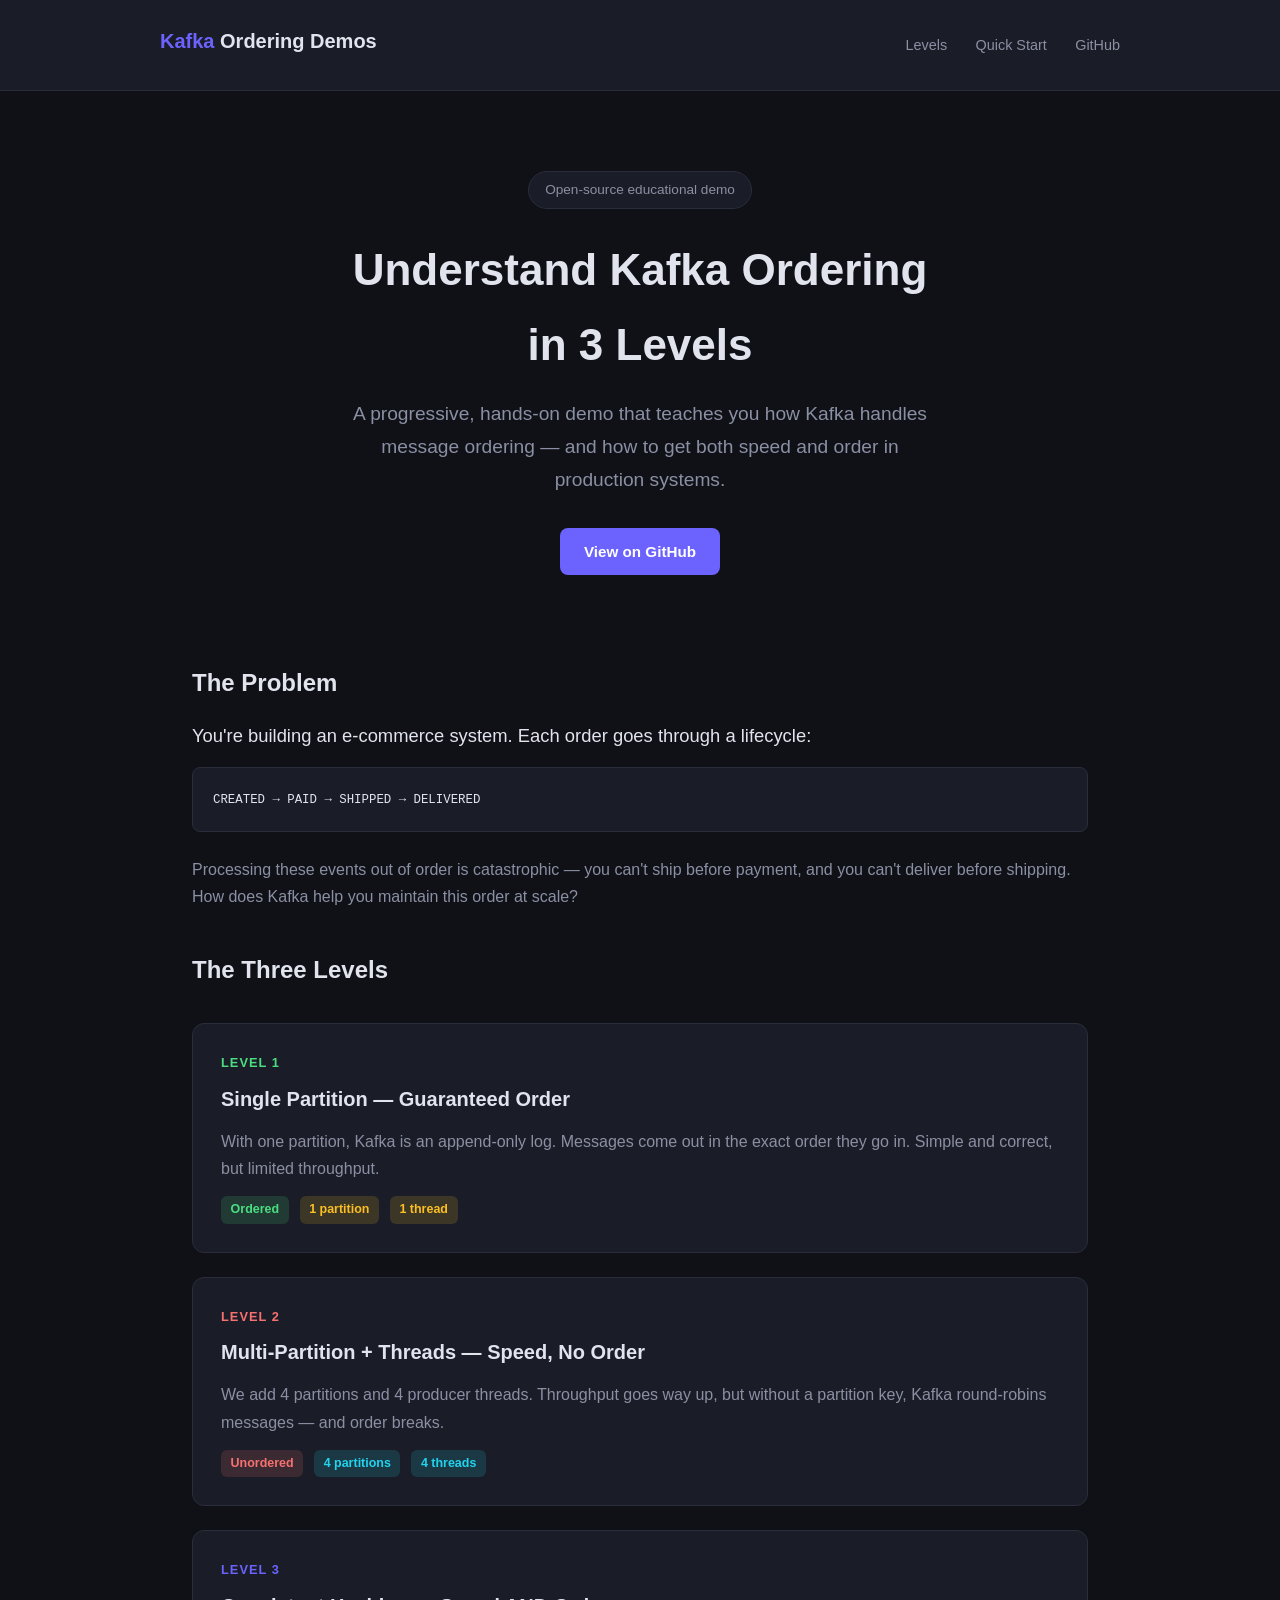
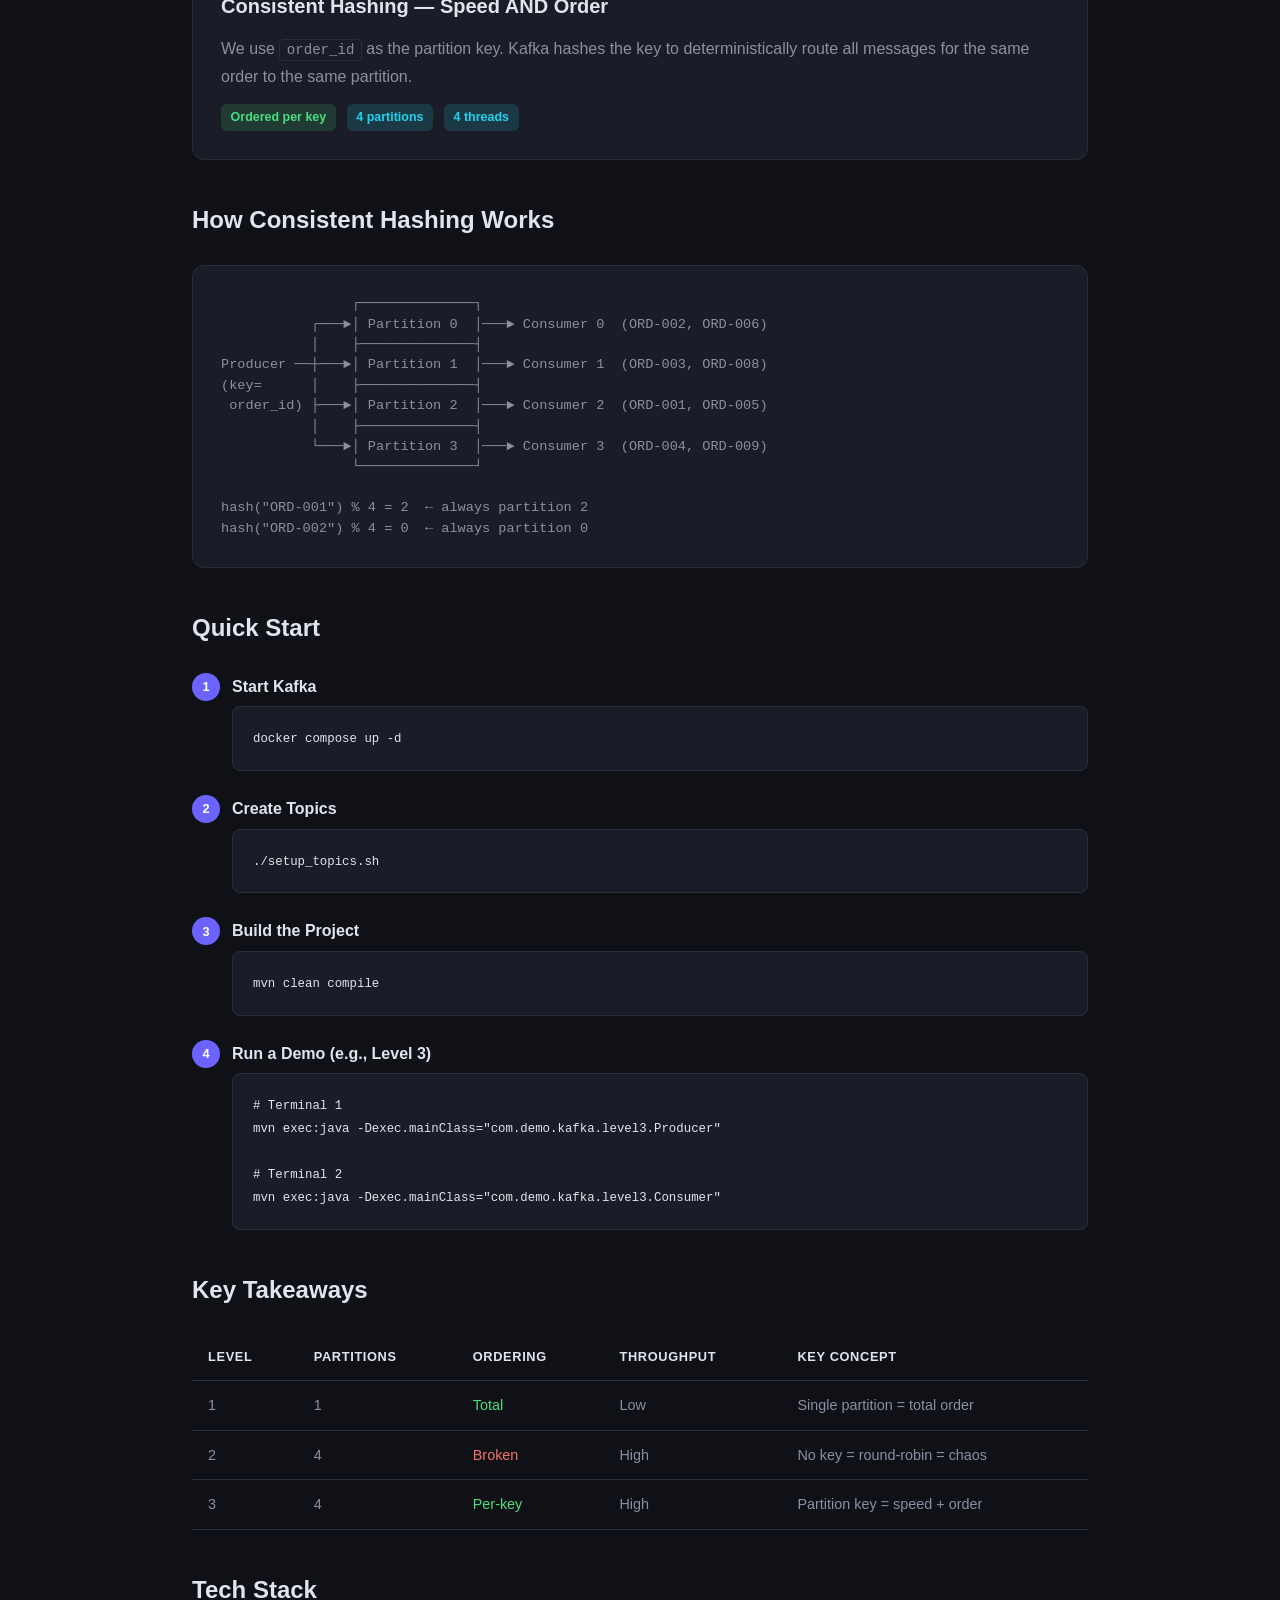
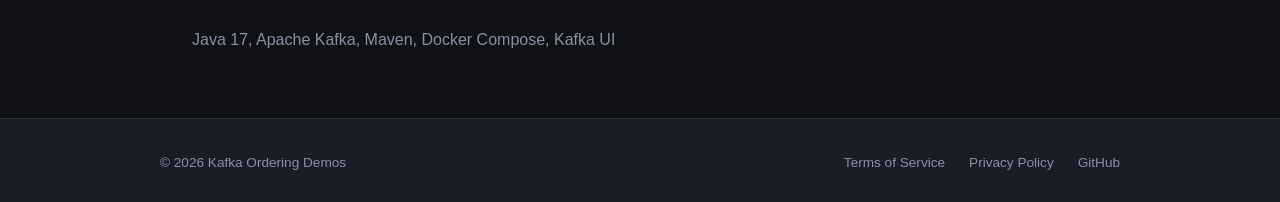
<file: docs/index.html>
<!DOCTYPE html>
<html lang="en">
<head>
  <meta charset="UTF-8">
  <meta name="viewport" content="width=device-width, initial-scale=1.0">
  <title>Kafka Ordering Demos</title>
  <link rel="stylesheet" href="style.css">
</head>
<body>

<header>
  <div class="container">
    <h1><span>Kafka</span> Ordering Demos</h1>
    <nav>
      <a href="#levels">Levels</a>
      <a href="#quickstart">Quick Start</a>
      <a href="https://github.com/chrislevn/kafka-demos">GitHub</a>
    </nav>
  </div>
</header>

<main>
  <div class="hero">
    <div class="badge">Open-source educational demo</div>
    <h1>Understand Kafka Ordering<br>in 3 Levels</h1>
    <p>A progressive, hands-on demo that teaches you how Kafka handles message ordering — and how to get both speed and order in production systems.</p>
    <a href="https://github.com/chrislevn/kafka-demos" class="btn">View on GitHub</a>
  </div>

  <h2>The Problem</h2>
  <p>You're building an e-commerce system. Each order goes through a lifecycle:</p>
  <pre><code>CREATED → PAID → SHIPPED → DELIVERED</code></pre>
  <p>Processing these events out of order is catastrophic — you can't ship before payment, and you can't deliver before shipping. How does Kafka help you maintain this order at scale?</p>

  <h2 id="levels">The Three Levels</h2>

  <div class="levels">
    <div class="level-card">
      <div class="level-number" style="color: var(--green);">Level 1</div>
      <h3>Single Partition — Guaranteed Order</h3>
      <p>With one partition, Kafka is an append-only log. Messages come out in the exact order they go in. Simple and correct, but limited throughput.</p>
      <span class="tag tag-green">Ordered</span>
      <span class="tag tag-yellow">1 partition</span>
      <span class="tag tag-yellow">1 thread</span>
    </div>

    <div class="level-card">
      <div class="level-number" style="color: var(--red);">Level 2</div>
      <h3>Multi-Partition + Threads — Speed, No Order</h3>
      <p>We add 4 partitions and 4 producer threads. Throughput goes way up, but without a partition key, Kafka round-robins messages — and order breaks.</p>
      <span class="tag tag-red">Unordered</span>
      <span class="tag tag-cyan">4 partitions</span>
      <span class="tag tag-cyan">4 threads</span>
    </div>

    <div class="level-card">
      <div class="level-number" style="color: var(--accent);">Level 3</div>
      <h3>Consistent Hashing — Speed AND Order</h3>
      <p>We use <code>order_id</code> as the partition key. Kafka hashes the key to deterministically route all messages for the same order to the same partition.</p>
      <span class="tag tag-green">Ordered per key</span>
      <span class="tag tag-cyan">4 partitions</span>
      <span class="tag tag-cyan">4 threads</span>
    </div>
  </div>

  <h2>How Consistent Hashing Works</h2>
  <div class="diagram">                ┌──────────────┐
           ┌───►│ Partition 0  │───► Consumer 0  (ORD-002, ORD-006)
           │    ├──────────────┤
Producer ──┼───►│ Partition 1  │───► Consumer 1  (ORD-003, ORD-008)
(key=      │    ├──────────────┤
 order_id) ├───►│ Partition 2  │───► Consumer 2  (ORD-001, ORD-005)
           │    ├──────────────┤
           └───►│ Partition 3  │───► Consumer 3  (ORD-004, ORD-009)
                └──────────────┘

hash("ORD-001") % 4 = 2  ← always partition 2
hash("ORD-002") % 4 = 0  ← always partition 0</div>

  <h2 id="quickstart">Quick Start</h2>
  <ol class="steps">
    <li>
      <strong>Start Kafka</strong>
      <pre><code>docker compose up -d</code></pre>
    </li>
    <li>
      <strong>Create Topics</strong>
      <pre><code>./setup_topics.sh</code></pre>
    </li>
    <li>
      <strong>Build the Project</strong>
      <pre><code>mvn clean compile</code></pre>
    </li>
    <li>
      <strong>Run a Demo (e.g., Level 3)</strong>
      <pre><code># Terminal 1
mvn exec:java -Dexec.mainClass="com.demo.kafka.level3.Producer"

# Terminal 2
mvn exec:java -Dexec.mainClass="com.demo.kafka.level3.Consumer"</code></pre>
    </li>
  </ol>

  <h2>Key Takeaways</h2>
  <table>
    <thead>
      <tr>
        <th>Level</th>
        <th>Partitions</th>
        <th>Ordering</th>
        <th>Throughput</th>
        <th>Key Concept</th>
      </tr>
    </thead>
    <tbody>
      <tr>
        <td>1</td>
        <td>1</td>
        <td style="color: var(--green);">Total</td>
        <td>Low</td>
        <td>Single partition = total order</td>
      </tr>
      <tr>
        <td>2</td>
        <td>4</td>
        <td style="color: var(--red);">Broken</td>
        <td>High</td>
        <td>No key = round-robin = chaos</td>
      </tr>
      <tr>
        <td>3</td>
        <td>4</td>
        <td style="color: var(--green);">Per-key</td>
        <td>High</td>
        <td>Partition key = speed + order</td>
      </tr>
    </tbody>
  </table>

  <h2>Tech Stack</h2>
  <p>Java 17, Apache Kafka, Maven, Docker Compose, Kafka UI</p>
</main>

<footer>
  <div class="container">
    <span class="copyright">&copy; 2026 Kafka Ordering Demos</span>
    <nav>
      <a href="terms.html">Terms of Service</a>
      <a href="privacy.html">Privacy Policy</a>
      <a href="https://github.com/chrislevn/kafka-demos">GitHub</a>
    </nav>
  </div>
</footer>

</body>
</html>
</file>
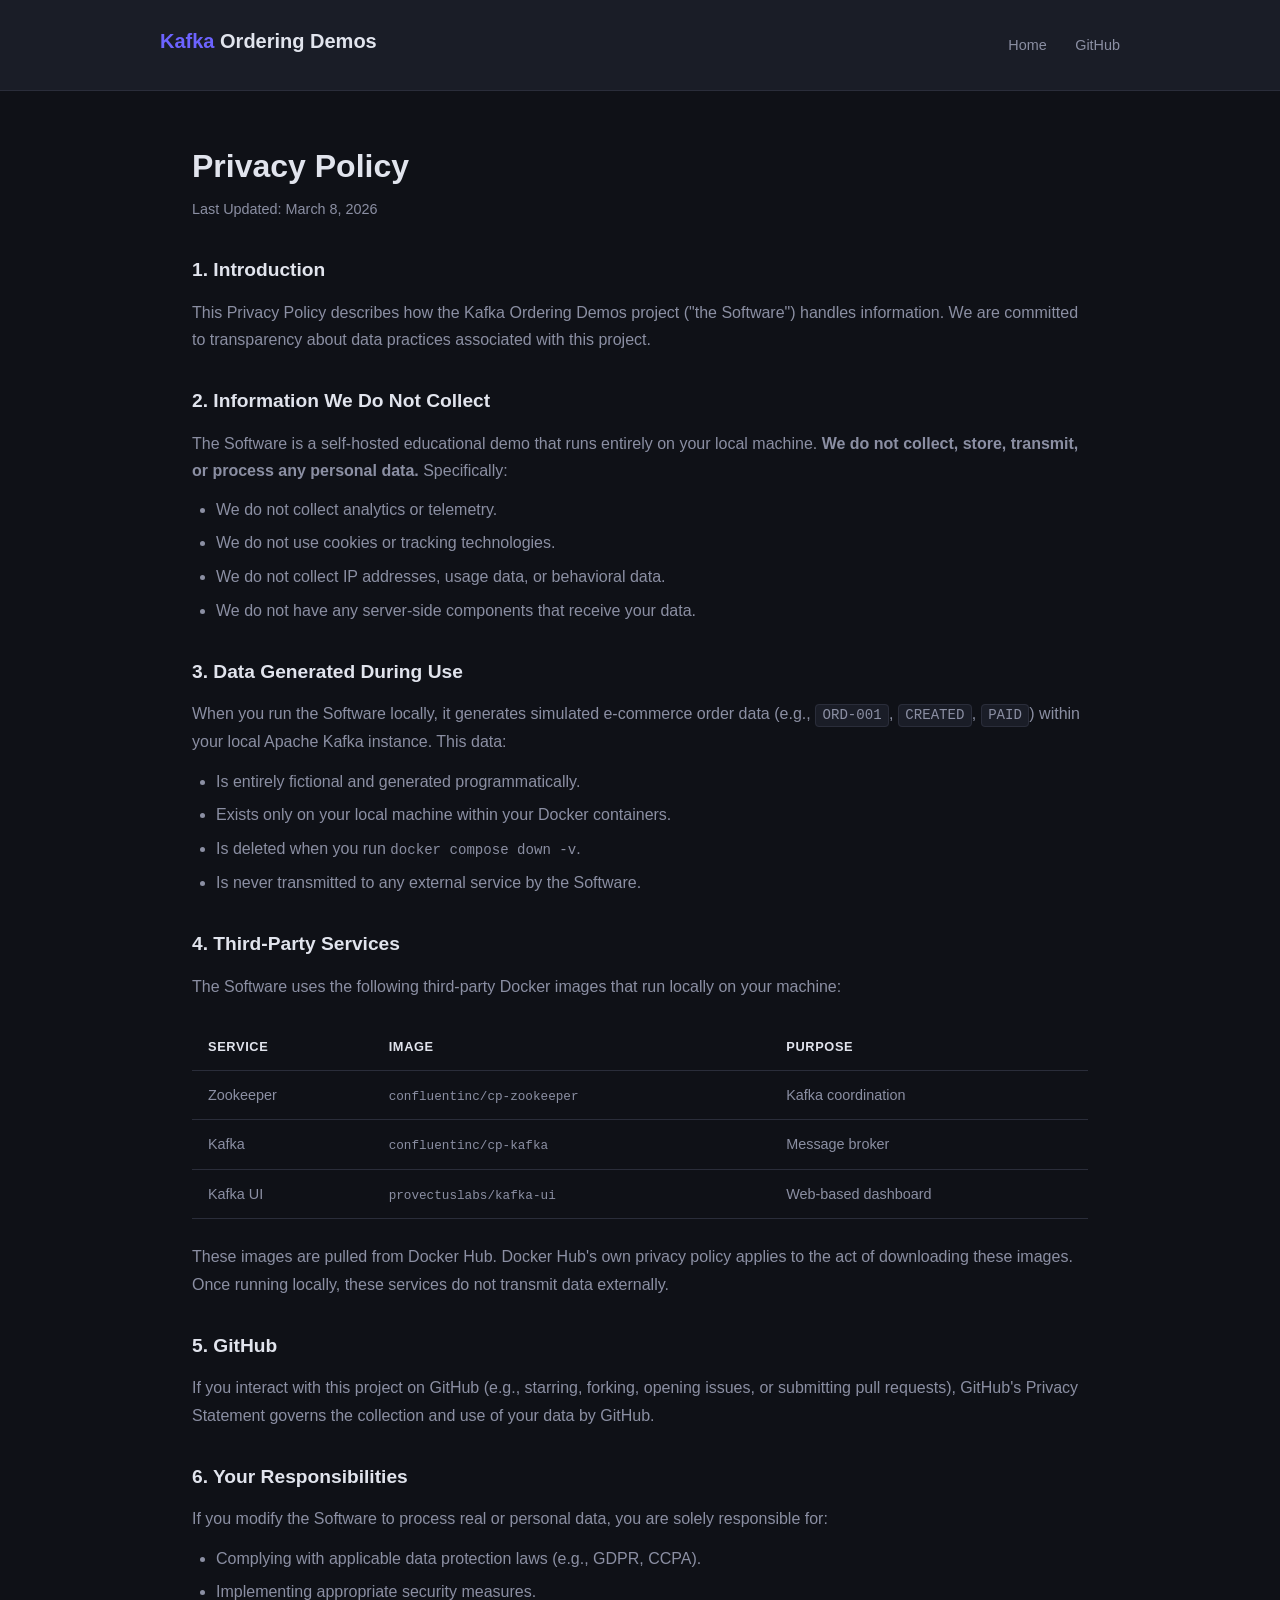
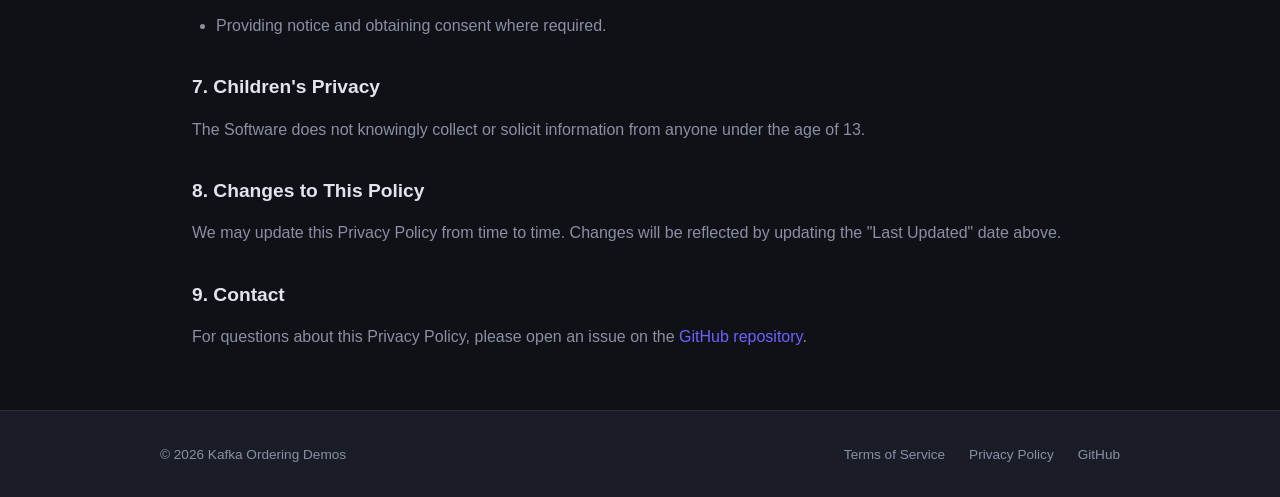
<file: docs/privacy.html>
<!DOCTYPE html>
<html lang="en">
<head>
  <meta charset="UTF-8">
  <meta name="viewport" content="width=device-width, initial-scale=1.0">
  <title>Privacy Policy — Kafka Ordering Demos</title>
  <link rel="stylesheet" href="style.css">
</head>
<body>

<header>
  <div class="container">
    <h1><a href="index.html" style="color: inherit;"><span>Kafka</span> Ordering Demos</a></h1>
    <nav>
      <a href="index.html">Home</a>
      <a href="https://github.com/chrislevn/kafka-demos">GitHub</a>
    </nav>
  </div>
</header>

<main class="legal">
  <h1>Privacy Policy</h1>
  <p class="updated">Last Updated: March 8, 2026</p>

  <h2>1. Introduction</h2>
  <p>This Privacy Policy describes how the Kafka Ordering Demos project ("the Software") handles information. We are committed to transparency about data practices associated with this project.</p>

  <h2>2. Information We Do Not Collect</h2>
  <p>The Software is a self-hosted educational demo that runs entirely on your local machine. <strong>We do not collect, store, transmit, or process any personal data.</strong> Specifically:</p>
  <ul>
    <li>We do not collect analytics or telemetry.</li>
    <li>We do not use cookies or tracking technologies.</li>
    <li>We do not collect IP addresses, usage data, or behavioral data.</li>
    <li>We do not have any server-side components that receive your data.</li>
  </ul>

  <h2>3. Data Generated During Use</h2>
  <p>When you run the Software locally, it generates simulated e-commerce order data (e.g., <code>ORD-001</code>, <code>CREATED</code>, <code>PAID</code>) within your local Apache Kafka instance. This data:</p>
  <ul>
    <li>Is entirely fictional and generated programmatically.</li>
    <li>Exists only on your local machine within your Docker containers.</li>
    <li>Is deleted when you run <code>docker compose down -v</code>.</li>
    <li>Is never transmitted to any external service by the Software.</li>
  </ul>

  <h2>4. Third-Party Services</h2>
  <p>The Software uses the following third-party Docker images that run locally on your machine:</p>

  <table>
    <thead>
      <tr>
        <th>Service</th>
        <th>Image</th>
        <th>Purpose</th>
      </tr>
    </thead>
    <tbody>
      <tr>
        <td>Zookeeper</td>
        <td><code>confluentinc/cp-zookeeper</code></td>
        <td>Kafka coordination</td>
      </tr>
      <tr>
        <td>Kafka</td>
        <td><code>confluentinc/cp-kafka</code></td>
        <td>Message broker</td>
      </tr>
      <tr>
        <td>Kafka UI</td>
        <td><code>provectuslabs/kafka-ui</code></td>
        <td>Web-based dashboard</td>
      </tr>
    </tbody>
  </table>

  <p>These images are pulled from Docker Hub. Docker Hub's own privacy policy applies to the act of downloading these images. Once running locally, these services do not transmit data externally.</p>

  <h2>5. GitHub</h2>
  <p>If you interact with this project on GitHub (e.g., starring, forking, opening issues, or submitting pull requests), GitHub's Privacy Statement governs the collection and use of your data by GitHub.</p>

  <h2>6. Your Responsibilities</h2>
  <p>If you modify the Software to process real or personal data, you are solely responsible for:</p>
  <ul>
    <li>Complying with applicable data protection laws (e.g., GDPR, CCPA).</li>
    <li>Implementing appropriate security measures.</li>
    <li>Providing notice and obtaining consent where required.</li>
  </ul>

  <h2>7. Children's Privacy</h2>
  <p>The Software does not knowingly collect or solicit information from anyone under the age of 13.</p>

  <h2>8. Changes to This Policy</h2>
  <p>We may update this Privacy Policy from time to time. Changes will be reflected by updating the "Last Updated" date above.</p>

  <h2>9. Contact</h2>
  <p>For questions about this Privacy Policy, please open an issue on the <a href="https://github.com/chrislevn/kafka-demos">GitHub repository</a>.</p>
</main>

<footer>
  <div class="container">
    <span class="copyright">&copy; 2026 Kafka Ordering Demos</span>
    <nav>
      <a href="terms.html">Terms of Service</a>
      <a href="privacy.html">Privacy Policy</a>
      <a href="https://github.com/chrislevn/kafka-demos">GitHub</a>
    </nav>
  </div>
</footer>

</body>
</html>
</file>
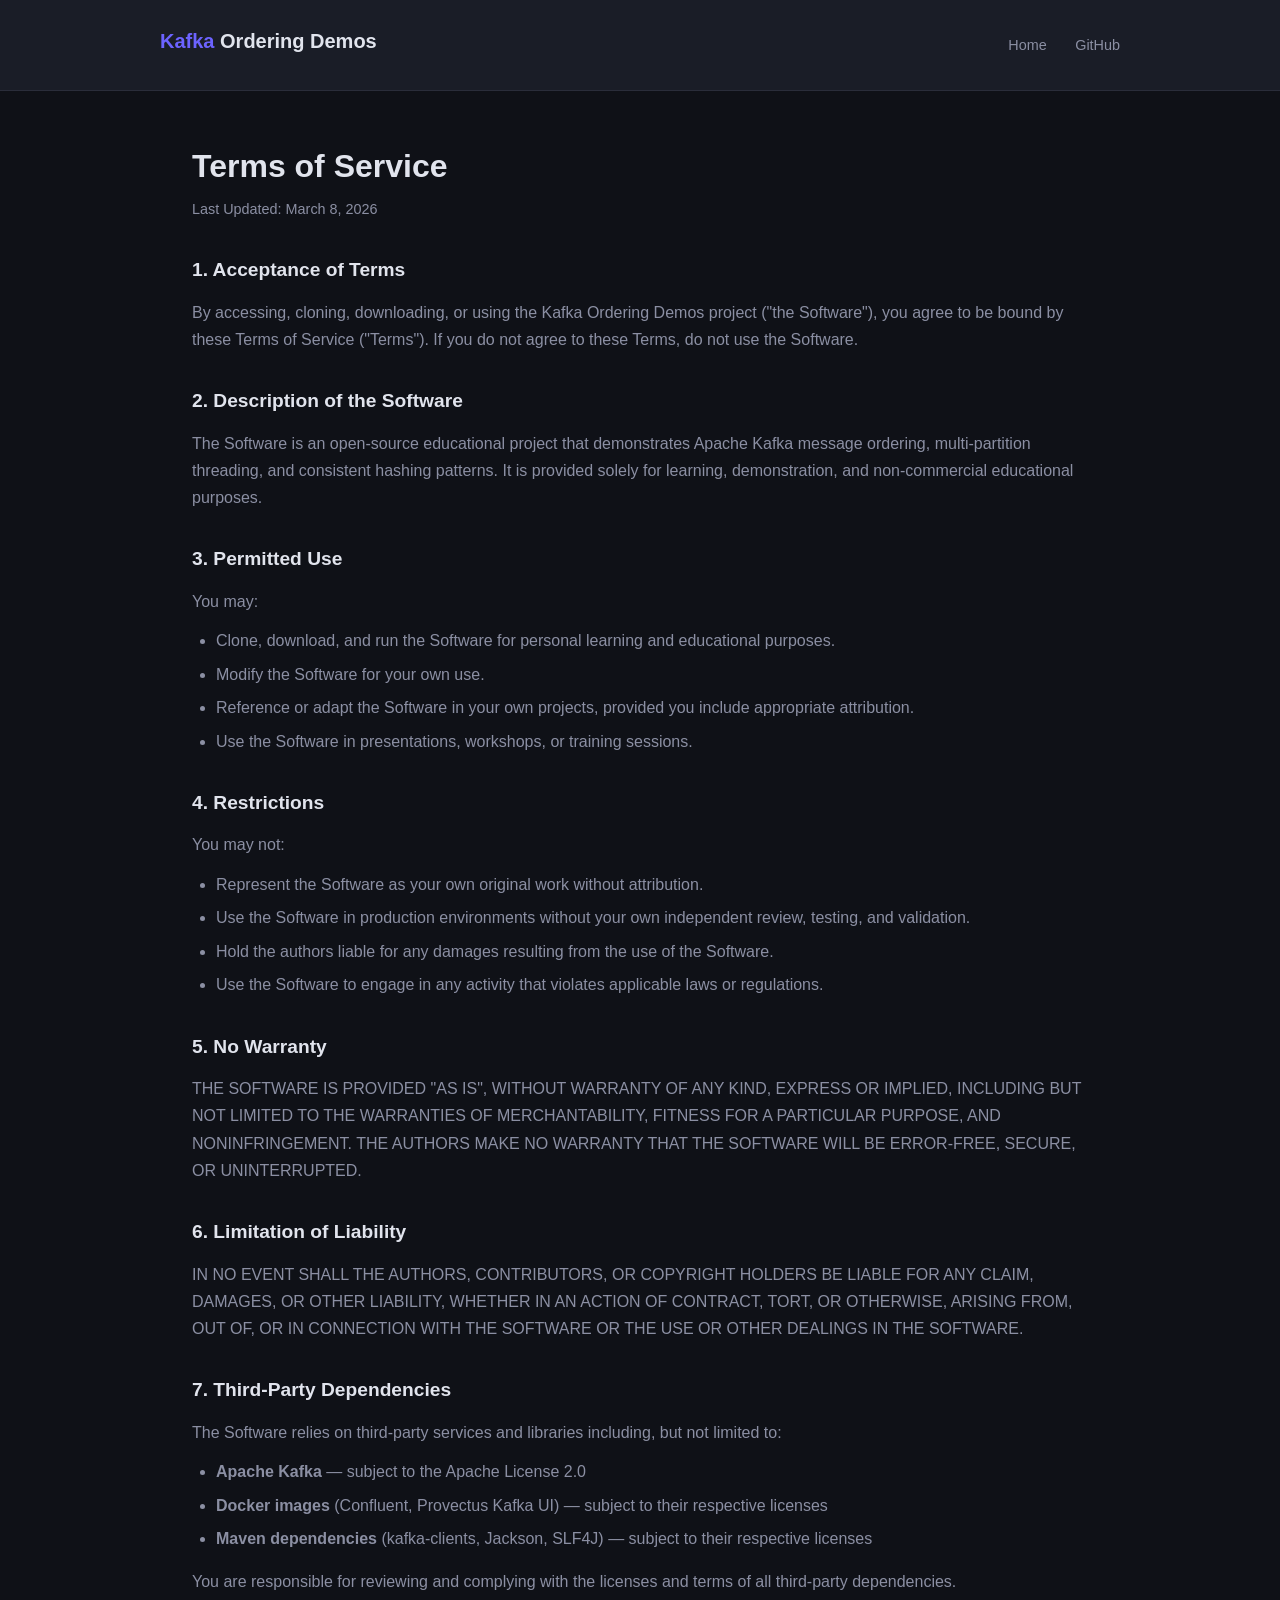
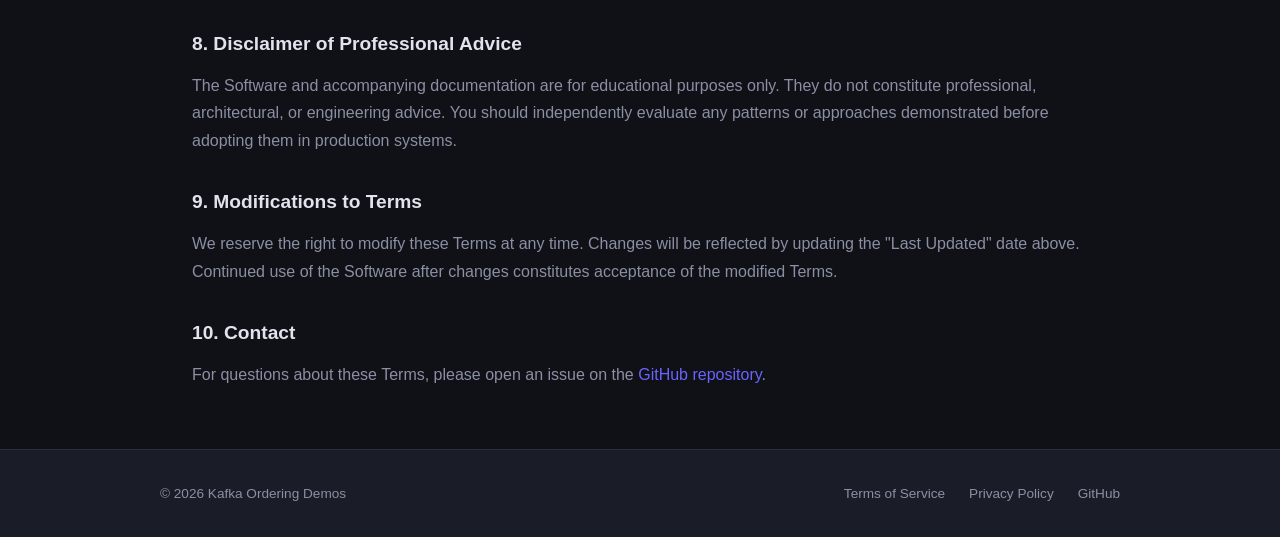
<file: docs/terms.html>
<!DOCTYPE html>
<html lang="en">
<head>
  <meta charset="UTF-8">
  <meta name="viewport" content="width=device-width, initial-scale=1.0">
  <title>Terms of Service — Kafka Ordering Demos</title>
  <link rel="stylesheet" href="style.css">
</head>
<body>

<header>
  <div class="container">
    <h1><a href="index.html" style="color: inherit;"><span>Kafka</span> Ordering Demos</a></h1>
    <nav>
      <a href="index.html">Home</a>
      <a href="https://github.com/chrislevn/kafka-demos">GitHub</a>
    </nav>
  </div>
</header>

<main class="legal">
  <h1>Terms of Service</h1>
  <p class="updated">Last Updated: March 8, 2026</p>

  <h2>1. Acceptance of Terms</h2>
  <p>By accessing, cloning, downloading, or using the Kafka Ordering Demos project ("the Software"), you agree to be bound by these Terms of Service ("Terms"). If you do not agree to these Terms, do not use the Software.</p>

  <h2>2. Description of the Software</h2>
  <p>The Software is an open-source educational project that demonstrates Apache Kafka message ordering, multi-partition threading, and consistent hashing patterns. It is provided solely for learning, demonstration, and non-commercial educational purposes.</p>

  <h2>3. Permitted Use</h2>
  <p>You may:</p>
  <ul>
    <li>Clone, download, and run the Software for personal learning and educational purposes.</li>
    <li>Modify the Software for your own use.</li>
    <li>Reference or adapt the Software in your own projects, provided you include appropriate attribution.</li>
    <li>Use the Software in presentations, workshops, or training sessions.</li>
  </ul>

  <h2>4. Restrictions</h2>
  <p>You may not:</p>
  <ul>
    <li>Represent the Software as your own original work without attribution.</li>
    <li>Use the Software in production environments without your own independent review, testing, and validation.</li>
    <li>Hold the authors liable for any damages resulting from the use of the Software.</li>
    <li>Use the Software to engage in any activity that violates applicable laws or regulations.</li>
  </ul>

  <h2>5. No Warranty</h2>
  <p>THE SOFTWARE IS PROVIDED "AS IS", WITHOUT WARRANTY OF ANY KIND, EXPRESS OR IMPLIED, INCLUDING BUT NOT LIMITED TO THE WARRANTIES OF MERCHANTABILITY, FITNESS FOR A PARTICULAR PURPOSE, AND NONINFRINGEMENT. THE AUTHORS MAKE NO WARRANTY THAT THE SOFTWARE WILL BE ERROR-FREE, SECURE, OR UNINTERRUPTED.</p>

  <h2>6. Limitation of Liability</h2>
  <p>IN NO EVENT SHALL THE AUTHORS, CONTRIBUTORS, OR COPYRIGHT HOLDERS BE LIABLE FOR ANY CLAIM, DAMAGES, OR OTHER LIABILITY, WHETHER IN AN ACTION OF CONTRACT, TORT, OR OTHERWISE, ARISING FROM, OUT OF, OR IN CONNECTION WITH THE SOFTWARE OR THE USE OR OTHER DEALINGS IN THE SOFTWARE.</p>

  <h2>7. Third-Party Dependencies</h2>
  <p>The Software relies on third-party services and libraries including, but not limited to:</p>
  <ul>
    <li><strong>Apache Kafka</strong> — subject to the Apache License 2.0</li>
    <li><strong>Docker images</strong> (Confluent, Provectus Kafka UI) — subject to their respective licenses</li>
    <li><strong>Maven dependencies</strong> (kafka-clients, Jackson, SLF4J) — subject to their respective licenses</li>
  </ul>
  <p>You are responsible for reviewing and complying with the licenses and terms of all third-party dependencies.</p>

  <h2>8. Disclaimer of Professional Advice</h2>
  <p>The Software and accompanying documentation are for educational purposes only. They do not constitute professional, architectural, or engineering advice. You should independently evaluate any patterns or approaches demonstrated before adopting them in production systems.</p>

  <h2>9. Modifications to Terms</h2>
  <p>We reserve the right to modify these Terms at any time. Changes will be reflected by updating the "Last Updated" date above. Continued use of the Software after changes constitutes acceptance of the modified Terms.</p>

  <h2>10. Contact</h2>
  <p>For questions about these Terms, please open an issue on the <a href="https://github.com/chrislevn/kafka-demos">GitHub repository</a>.</p>
</main>

<footer>
  <div class="container">
    <span class="copyright">&copy; 2026 Kafka Ordering Demos</span>
    <nav>
      <a href="terms.html">Terms of Service</a>
      <a href="privacy.html">Privacy Policy</a>
      <a href="https://github.com/chrislevn/kafka-demos">GitHub</a>
    </nav>
  </div>
</footer>

</body>
</html>
</file>
<file: docs/style.css>
* {
  margin: 0;
  padding: 0;
  box-sizing: border-box;
}

:root {
  --bg: #0f1117;
  --surface: #1a1d27;
  --border: #2a2d3a;
  --text: #e1e4ed;
  --text-muted: #8b8fa3;
  --accent: #6c63ff;
  --accent-hover: #857dff;
  --green: #4ade80;
  --red: #f87171;
  --yellow: #fbbf24;
  --cyan: #22d3ee;
}

html {
  scroll-behavior: smooth;
}

body {
  font-family: -apple-system, BlinkMacSystemFont, 'Segoe UI', Roboto, Oxygen, sans-serif;
  background: var(--bg);
  color: var(--text);
  line-height: 1.7;
  min-height: 100vh;
  display: flex;
  flex-direction: column;
}

a {
  color: var(--accent);
  text-decoration: none;
  transition: color 0.2s;
}

a:hover {
  color: var(--accent-hover);
}

/* Header */
header {
  border-bottom: 1px solid var(--border);
  padding: 1.5rem 2rem;
  background: var(--surface);
}

header .container {
  max-width: 960px;
  margin: 0 auto;
  display: flex;
  align-items: center;
  justify-content: space-between;
}

header h1 {
  font-size: 1.25rem;
  font-weight: 600;
}

header h1 span {
  color: var(--accent);
}

header nav a {
  color: var(--text-muted);
  margin-left: 1.5rem;
  font-size: 0.9rem;
}

header nav a:hover {
  color: var(--text);
}

/* Main */
main {
  flex: 1;
  max-width: 960px;
  margin: 0 auto;
  padding: 3rem 2rem;
  width: 100%;
}

h1 {
  font-size: 2.25rem;
  margin-bottom: 0.5rem;
}

h2 {
  font-size: 1.5rem;
  margin-top: 2.5rem;
  margin-bottom: 1rem;
  color: var(--text);
}

h3 {
  font-size: 1.15rem;
  margin-top: 2rem;
  margin-bottom: 0.75rem;
}

p {
  margin-bottom: 1rem;
  color: var(--text-muted);
}

main > p:first-of-type {
  font-size: 1.15rem;
  color: var(--text);
}

/* Hero */
.hero {
  text-align: center;
  padding: 2rem 0 3rem;
}

.hero h1 {
  font-size: 2.75rem;
  margin-bottom: 1rem;
}

.hero p {
  font-size: 1.2rem;
  color: var(--text-muted);
  max-width: 600px;
  margin: 0 auto 2rem;
}

.hero .badge {
  display: inline-block;
  background: var(--surface);
  border: 1px solid var(--border);
  padding: 0.4rem 1rem;
  border-radius: 999px;
  font-size: 0.85rem;
  color: var(--text-muted);
  margin-bottom: 1.5rem;
}

/* Level cards */
.levels {
  display: grid;
  gap: 1.5rem;
  margin: 2rem 0;
}

.level-card {
  background: var(--surface);
  border: 1px solid var(--border);
  border-radius: 12px;
  padding: 1.75rem;
  transition: border-color 0.2s;
}

.level-card:hover {
  border-color: var(--accent);
}

.level-card .level-number {
  font-size: 0.8rem;
  font-weight: 700;
  text-transform: uppercase;
  letter-spacing: 0.08em;
  margin-bottom: 0.5rem;
}

.level-card h3 {
  margin-top: 0;
  font-size: 1.25rem;
}

.level-card p {
  margin-bottom: 0.75rem;
}

.tag {
  display: inline-block;
  padding: 0.2rem 0.6rem;
  border-radius: 6px;
  font-size: 0.78rem;
  font-weight: 600;
  margin-right: 0.4rem;
}

.tag-green {
  background: rgba(74, 222, 128, 0.15);
  color: var(--green);
}

.tag-red {
  background: rgba(248, 113, 113, 0.15);
  color: var(--red);
}

.tag-yellow {
  background: rgba(251, 191, 36, 0.15);
  color: var(--yellow);
}

.tag-cyan {
  background: rgba(34, 211, 238, 0.15);
  color: var(--cyan);
}

/* Code blocks */
pre {
  background: var(--surface);
  border: 1px solid var(--border);
  border-radius: 8px;
  padding: 1.25rem;
  overflow-x: auto;
  margin-bottom: 1.5rem;
  font-size: 0.88rem;
  line-height: 1.6;
}

code {
  font-family: 'SF Mono', 'Fira Code', 'Cascadia Code', monospace;
  font-size: 0.88em;
}

p code {
  background: var(--surface);
  padding: 0.15rem 0.4rem;
  border-radius: 4px;
  border: 1px solid var(--border);
}

/* Diagram */
.diagram {
  background: var(--surface);
  border: 1px solid var(--border);
  border-radius: 12px;
  padding: 1.75rem;
  margin: 1.5rem 0;
  font-family: 'SF Mono', 'Fira Code', monospace;
  font-size: 0.85rem;
  line-height: 1.5;
  overflow-x: auto;
  white-space: pre;
  color: var(--text-muted);
}

/* Quickstart */
.steps {
  counter-reset: step;
  list-style: none;
  margin: 1.5rem 0;
}

.steps li {
  counter-increment: step;
  margin-bottom: 1.5rem;
  padding-left: 2.5rem;
  position: relative;
}

.steps li::before {
  content: counter(step);
  position: absolute;
  left: 0;
  top: 0;
  width: 1.75rem;
  height: 1.75rem;
  background: var(--accent);
  color: white;
  border-radius: 50%;
  display: flex;
  align-items: center;
  justify-content: center;
  font-size: 0.8rem;
  font-weight: 700;
}

.steps li strong {
  display: block;
  margin-bottom: 0.4rem;
  color: var(--text);
}

/* Table */
table {
  width: 100%;
  border-collapse: collapse;
  margin: 1.5rem 0;
  font-size: 0.9rem;
}

th, td {
  padding: 0.75rem 1rem;
  text-align: left;
  border-bottom: 1px solid var(--border);
}

th {
  color: var(--text);
  font-weight: 600;
  font-size: 0.8rem;
  text-transform: uppercase;
  letter-spacing: 0.05em;
}

td {
  color: var(--text-muted);
}

/* Button */
.btn {
  display: inline-block;
  background: var(--accent);
  color: white;
  padding: 0.65rem 1.5rem;
  border-radius: 8px;
  font-weight: 600;
  font-size: 0.95rem;
  transition: background 0.2s;
}

.btn:hover {
  background: var(--accent-hover);
  color: white;
}

/* Legal pages */
.legal h1 {
  font-size: 2rem;
  margin-bottom: 0.25rem;
}

.legal .updated {
  color: var(--text-muted);
  font-size: 0.9rem;
  margin-bottom: 2rem;
}

.legal h2 {
  font-size: 1.2rem;
  margin-top: 2rem;
  margin-bottom: 0.75rem;
}

.legal p, .legal li {
  color: var(--text-muted);
  margin-bottom: 0.75rem;
}

.legal ul {
  padding-left: 1.5rem;
  margin-bottom: 1rem;
}

.legal li {
  margin-bottom: 0.4rem;
}

/* Footer */
footer {
  border-top: 1px solid var(--border);
  padding: 2rem;
  background: var(--surface);
  margin-top: auto;
}

footer .container {
  max-width: 960px;
  margin: 0 auto;
  display: flex;
  justify-content: space-between;
  align-items: center;
  flex-wrap: wrap;
  gap: 1rem;
}

footer .copyright {
  color: var(--text-muted);
  font-size: 0.85rem;
}

footer nav {
  display: flex;
  gap: 1.5rem;
}

footer nav a {
  color: var(--text-muted);
  font-size: 0.85rem;
}

footer nav a:hover {
  color: var(--text);
}

@media (max-width: 640px) {
  .hero h1 {
    font-size: 2rem;
  }

  header .container {
    flex-direction: column;
    gap: 0.75rem;
  }

  header nav a {
    margin-left: 0;
    margin-right: 1rem;
  }

  footer .container {
    flex-direction: column;
    text-align: center;
  }
}
</file>
